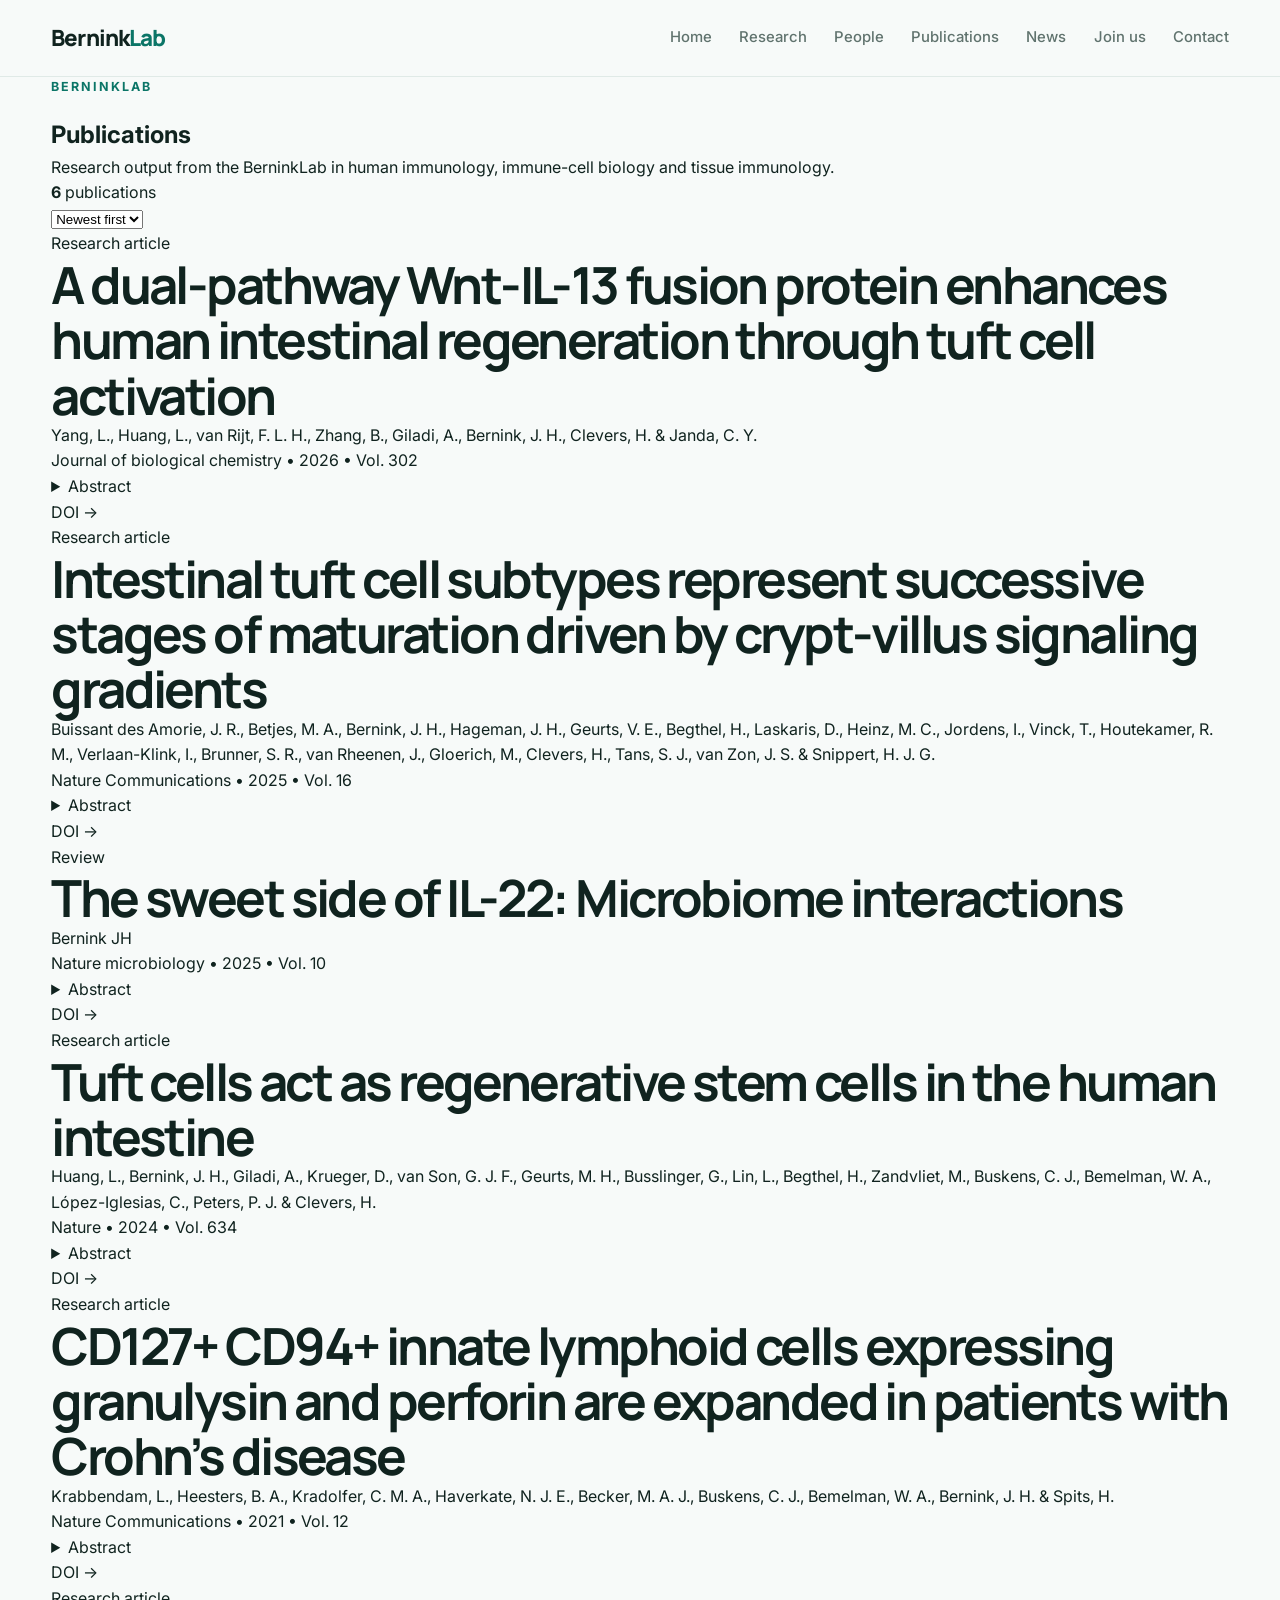
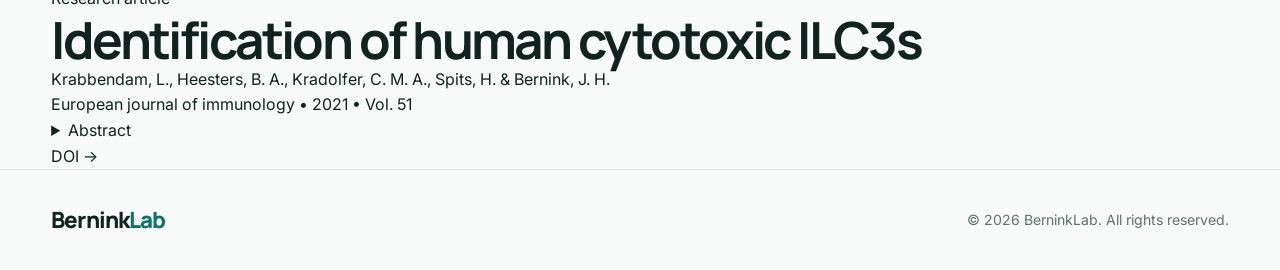
<file: publications.html>
<!DOCTYPE html>
<html lang="en">
<head>
  <meta charset="UTF-8">
  <meta name="viewport" content="width=device-width, initial-scale=1.0">

  <title>Publications | BerninkLab</title>

  <meta
    name="description"
    content="Publications from BerninkLab in human immunology, tissue immunology and immune-cell biology."
  >

  <link rel="preconnect" href="https://fonts.googleapis.com">
  <link rel="preconnect" href="https://fonts.gstatic.com" crossorigin>

  <link
    href="https://fonts.googleapis.com/css2?family=Inter:wght@400;500;600;700&family=Manrope:wght@600;700;800&display=swap"
    rel="stylesheet"
  >

  <link rel="stylesheet" href="styles.css">
</head>

<body>

<header class="site-header">
  <div class="container nav">

    <a href="index.html" class="logo">
      Bernink<span>Lab</span>
    </a>

    <button class="menu-toggle" aria-label="Toggle navigation">
      ☰
    </button>

    <nav class="nav-links">
      <a href="index.html">Home</a>
      <a href="index.html#research">Research</a>
      <a href="index.html#people">People</a>
      <a href="publications.html">Publications</a>
      <a href="index.html#news">News</a>
      <a href="index.html#join">Join us</a>
      <a href="index.html#contact">Contact</a>
    </nav>

  </div>
</header>


<main class="pure-publications">

  <section class="publications-header">
    <div class="container">

      <p class="section-label">BerninkLab</p>

      <h1>Publications</h1>

      <p>
        Research output from the BerninkLab in human immunology,
        immune-cell biology and tissue immunology.
      </p>

    </div>
  </section>


  <section class="publications-browser">

    <div class="container publications-layout">


      <!-- PUBLICATION RESULTS -->

      <div class="publication-results">

        <div class="publication-toolbar">

          <p>
            <strong id="publicationCount">6</strong>
            publications
          </p>

          <select id="publicationSort">
            <option value="newest">Newest first</option>
            <option value="oldest">Oldest first</option>
          </select>

        </div>


        <!-- PAPER 1 -->

        <article
          class="pure-publication"
          data-year="2026"
          data-title="A dual-pathway Wnt-IL-13 fusion protein enhances human intestinal regeneration through tuft cell activation"
        >

          <div class="publication-type">
            Research article
          </div>

          <h2>
            A dual-pathway Wnt-IL-13 fusion protein enhances human intestinal regeneration through tuft cell activation
          </h2>

          <p class="pure-authors">
            Yang, L., Huang, L., van Rijt, F. L. H., Zhang, B., Giladi, A., Bernink, J. H., Clevers, H. & Janda, C. Y.
          </p>

          <p class="pure-journal">
            Journal of biological chemistry
            <span>•</span>
            2026
            <span>•</span>
            Vol. 302
          </p>

          <details class="pure-abstract">

            <summary>Abstract</summary>

            <p>
           Compromised intestinal regenerative responses drive severe inflammatory conditions, such as inflammatory bowel disease and graft-versus-host disease, affecting millions of people worldwide each year. Despite extensive research, effective therapies remain limited, and no curative treatments are currently available. We recently discovered that human intestinal tuft cells promote tissue repair following injury through Wnt and IL-4/IL-13 signaling pathways. Building on this discovery, here, we report the engineering and functional validation of a synthetic Wnt-IL-13 fusion protein that simultaneously activates both the Wnt and IL-4/IL-13 signaling pathways to enhance human intestinal tuft cell activity. Employing human organoid technology, we demonstrate that this therapeutic approach promotes mucosal healing.
            </p>

          </details>

          <div class="publication-actions">

            <a
              href="https://doi.org/10.1016/j.jbc.2026.113187"
              target="_blank"
              rel="noopener noreferrer"
            >
              DOI →
            </a>

         </div>

        </article>


        <!-- PAPER 2 -->

        <article
          class="pure-publication"
          data-year="2025"
          data-title="Intestinal tuft cell subtypes represent successive stages of maturation driven by crypt-villus signaling gradients"
        >

          <div class="publication-type">
            Research article
          </div>

          <h2>
            Intestinal tuft cell subtypes represent successive stages of maturation driven by crypt-villus signaling gradients
          </h2>

          <p class="pure-authors">
            Buissant des Amorie, J. R., Betjes, M. A., Bernink, J. H., Hageman, J. H., Geurts, V. E., Begthel, H., Laskaris, D., Heinz, M. C., Jordens, I., Vinck, T., Houtekamer, R. M., Verlaan-Klink, I., Brunner, S. R., van Rheenen, J., Gloerich, M., Clevers, H., Tans, S. J., van Zon, J. S. & Snippert, H. J. G.
          </p>

          <p class="pure-journal">
            Nature Communications
            <span>•</span>
            2025
            <span>•</span>
            Vol. 16
          </p>

          <details class="pure-abstract">

            <summary>Abstract</summary>

            <p>
              Intestinal tuft cells are epithelial sentinels that trigger host defense upon detection of parasite-derived compounds. While they represent potent targets for immunomodulatory therapies in inflammation-driven intestinal diseases, their functioning and differentiation are poorly understood. Here, we reveal common intermediary transcriptomes among the previously described tuft-1 and tuft-2 subtypes in mouse and human. Tuft cell subtype-specific reporter knock-ins in organoids show that the two subtypes reflect successive post-mitotic maturation stages within the tuft cell lineage. In vitro stimulation with interleukin-4 and 13 is sufficient to fuel the generation of new Nrep+ tuft-1 cells, arising from tuft precursors (tuft-p). Subsequently, changes in crypt-villus signaling gradients, such as BMP, and cholinergic signaling, are required to advance maturation towards Chat+ tuft-2 phenotypes. Functionally, we find chemosensory capacity to increase during maturation. Our tuft subtype-specific reporters and optimized differentiation strategy in organoids provide a platform to study immune-related tuft cell subtypes and their unique chemosensory properties.
            </p>

          </details>

          <div class="publication-actions">

            <a
              href="https://doi.org/10.1038/s41467-025-61878-9"
              target="_blank"
              rel="noopener noreferrer"
            >
              DOI →
            </a>

          </div>

        </article>


        <!-- PAPER 3 -->

        <article
          class="pure-publication"
          data-year="2025"
          data-title="The sweet side of IL-22: Microbiome interactions"
        >

          <div class="publication-type">
            Review
          </div>

          <h2>
            The sweet side of IL-22: Microbiome interactions
          </h2>

          <p class="pure-authors">
            Bernink JH
          </p>

          <p class="pure-journal">
            Nature microbiology
            <span>•</span>
            2025
            <span>•</span>
            Vol. 10
          </p>

          <details class="pure-abstract">

            <summary>Abstract</summary>

            <p>
              Dysbiosis is a harbinger of severe intestinal pathologies driving enhanced susceptibility to colonization by opportunistic pathogens. Type 3 innate lymphoid cell-derived IL-22 harnesses pathogen colonization resistance by regulating the galactosylation status of intestinal epithelial cells.
            </p>

          </details>

          <div class="publication-actions">

            <a
              href="https://doi.org/10.1038/s41564-025-01945-5"
              target="_blank"
              rel="noopener noreferrer"
            >
              DOI →
            </a>

          </div>

        </article>


        <!-- PAPER 4 -->

        <article
          class="pure-publication"
          data-year="2024"
          data-title="Tuft cells act as regenerative stem cells in the human intestine"
        >

          <div class="publication-type">
            Research article
          </div>

          <h2>
            Tuft cells act as regenerative stem cells in the human intestine
          </h2>

          <p class="pure-authors">
            Huang, L., Bernink, J. H., Giladi, A., Krueger, D., van Son, G. J. F., Geurts, M. H., Busslinger, G., Lin, L., Begthel, H., Zandvliet, M., Buskens, C. J., Bemelman, W. A., López-Iglesias, C., Peters, P. J. & Clevers, H.
          </p>

          <p class="pure-journal">
            Nature
            <span>•</span>
            2024
            <span>•</span>
            Vol. 634
          </p>

          <details class="pure-abstract">

            <summary>Abstract</summary>

            <p>
              In mice, intestinal tuft cells have been described as a long-lived, postmitotic cell type. Two distinct subsets have been identified: tuft-1 and tuft-2 (ref. 1). By combining analysis of primary human intestinal resection material and intestinal organoids, we identify four distinct human tuft cell states, two of which overlap with their murine counterparts. We show that tuft cell development depends on the presence of Wnt ligands, and that tuft cell numbers rapidly increase on interleukin-4 (IL-4) and IL-13 exposure, as reported previously in mice2–4. This occurs through proliferation of pre-existing tuft cells, rather than through increased de novo generation from stem cells. Indeed, proliferative tuft cells occur in vivo both in fetal and in adult human intestine. Single mature proliferating tuft cells can form organoids that contain all intestinal epithelial cell types. Unlike stem and progenitor cells, human tuft cells survive irradiation damage and retain the ability to generate all other epithelial cell types. Accordingly, organoids engineered to lack tuft cells fail to recover from radiation-induced damage. Thus, tuft cells represent a damage-induced reserve intestinal stem cell pool in humans.
            </p>

          </details>

          <div class="publication-actions">

            <a
              href="https://doi.org/10.1038/s41586-024-07952-6"
              target="_blank"
              rel="noopener noreferrer"
            >
              DOI →
            </a>

          </div>

        </article>


        <!-- PAPER 5 -->

        <article
          class="pure-publication"
          data-year="2021"
          data-title="CD127+ CD94+ innate lymphoid cells expressing granulysin and perforin are expanded in patients with Crohn’s disease"
        >

          <div class="publication-type">
            Research article
          </div>

          <h2>
            CD127+ CD94+ innate lymphoid cells expressing granulysin and perforin are expanded in patients with Crohn’s disease
          </h2>

          <p class="pure-authors">
            Krabbendam, L., Heesters, B. A., Kradolfer, C. M. A., Haverkate, N. J. E., Becker, M. A. J., Buskens, C. J., Bemelman, W. A., Bernink, J. H. & Spits, H.
          </p>

          <p class="pure-journal">
            Nature Communications
            <span>•</span>
            2021
            <span>•</span>
            Vol. 12
          </p>

          <details class="pure-abstract">

            <summary>Abstract</summary>

            <p>
              Phenotypic definition of helper ILC1 and NK cells is problematic due to overlapping markers. Recently we showed the identification of cytotoxic ILC3s characterized by expression of CD94. Here we analyse CD127+ ILCs and NK cells in intestinal lamina propria from healthy donors and Crohn’s disease patients and identify two populations of CD127+CD94+ ILCs, designated population A and B, that can be distinguished on the expression of CD117, CD18 and cytotoxic molecules. Population B expresses granulysin, a cytotoxic molecule linked to bacterial lysis and/or chemotaxis of monocytes. Granulysin protein is secreted by population B cells upon stimulation with IL-15. Activation of population B in the presence of TGF-β strongly reduces the expression of cytotoxic effector molecules of population B. Strikingly, samples from individuals that suffer from active Crohn’s disease display enhanced frequencies of granulysin-expressing effector CD127+CD94+ ILCs in comparison to controls. Thus this study identifies group 1 ILC populations which accumulate in inflamed intestinal tissue of Crohn’s disease patients and may play a role in the pathology of the disease.
            </p>

          </details>

          <div class="publication-actions">

            <a
              href="https://doi.org/10.1038/s41467-021-26187-x"
              target="_blank"
              rel="noopener noreferrer"
            >
              DOI →
            </a>

          </div>

        </article>


        <!-- PAPER 6 -->

        <article
          class="pure-publication"
          data-year="2021"
          data-title="Identification of human cytotoxic ILC3s"
        >

          <div class="publication-type">
            Research article
          </div>

          <h2>
            Identification of human cytotoxic ILC3s
          </h2>

          <p class="pure-authors">
            Krabbendam, L., Heesters, B. A., Kradolfer, C. M. A., Spits, H. & Bernink, J. H.
          </p>

          <p class="pure-journal">
            European journal of immunology
            <span>•</span>
            2021
            <span>•</span>
            Vol. 51
          </p>

          <details class="pure-abstract">

            <summary>Abstract</summary>

            <p>
              Human ILCs are classically categorized into five subsets; cytotoxic CD127−CD94+ NK cells and non-cytotoxic CD127+CD94−, ILC1s, ILC2s, ILC3s, and LTi cells. Here, we identify a previously unrecognized subset within the CD127+ ILC population, characterized by the expression of the cytotoxic marker CD94. These CD94+ ILCs resemble conventional ILC3s in terms of phenotype, transcriptome, and cytokine production, but are highly cytotoxic. IL-15 was unable to induce differentiation of CD94+ ILCs toward mature NK cells. Instead, CD94+ ILCs retained RORγt, CD127 and CD200R1 expression and produced IL-22 in response to IL-15. Culturing non-cytotoxic ILC3s with IL-12 induced upregulation of CD94 and cytotoxic activity, effects that were not observed with IL-15 stimulation. Thus, human helper ILCs can acquire a cytotoxic program without differentiating into NK cells.
            </p>

          </details>

          <div class="publication-actions">

            <a
              href="https://doi.org/10.1002/eji.202048696"
              target="_blank"
              rel="noopener noreferrer"
            >
              DOI →
            </a>

          </div>

        </article>

      </div>

    </div>

  </section>

</main>


<footer>

  <div class="container footer-inner">

    <a href="index.html" class="logo">
      Bernink<span>Lab</span>
    </a>

    <p>
      © <span id="year"></span> BerninkLab.
      All rights reserved.
    </p>

  </div>

</footer>


<script src="script.js"></script>

<script>

const searchInput = document.getElementById("publicationSearch");
const yearFilters = document.querySelectorAll(".year-filter");
const publications = document.querySelectorAll(".pure-publication");
const publicationCount = document.getElementById("publicationCount");

function filterPublications() {

  const search =
    searchInput.value.toLowerCase();

  const selectedYears =
    [...yearFilters]
      .filter(filter => filter.checked)
      .map(filter => filter.value);

  let visibleCount = 0;

  publications.forEach(publication => {

    const text =
      publication.innerText.toLowerCase();

    const year =
      publication.dataset.year;

    const matchesSearch =
      text.includes(search);

    const matchesYear =
      selectedYears.length === 0 ||
      selectedYears.includes(year);

    if (matchesSearch && matchesYear) {
      publication.style.display = "block";
      visibleCount++;
    } else {
      publication.style.display = "none";
    }

  });

  publicationCount.textContent = visibleCount;
}

searchInput.addEventListener(
  "input",
  filterPublications
);

yearFilters.forEach(filter => {
  filter.addEventListener(
    "change",
    filterPublications
  );
});

</script>

</body>
</html>
</file>
<file: styles.css>
/* styles.css */

:root {
  --background: #f7faf9;
  --surface: #ffffff;
  --text: #10231f;
  --muted: #60736e;
  --accent: #0b7567;
  --accent-dark: #07584f;
  --accent-light: #dff2ee;
  --border: #dbe7e3;
  --max-width: 1180px;
}

* {
  box-sizing: border-box;
  margin: 0;
  padding: 0;
}

html {
  scroll-behavior: smooth;
}

body {
  font-family: "Inter", sans-serif;
  color: var(--text);
  background: var(--background);
  line-height: 1.6;
}

a {
  color: inherit;
  text-decoration: none;
}

.container {
  width: min(92%, var(--max-width));
  margin: 0 auto;
}

.site-header {
  position: sticky;
  top: 0;
  z-index: 1000;
  background: rgba(247, 250, 249, 0.92);
  backdrop-filter: blur(16px);
  border-bottom: 1px solid rgba(219, 231, 227, 0.8);
}

.nav {
  min-height: 76px;
  display: flex;
  align-items: center;
  justify-content: space-between;
}

.logo {
  font-family: "Manrope", sans-serif;
  font-size: 1.4rem;
  font-weight: 800;
  letter-spacing: -0.04em;
}

.logo span {
  color: var(--accent);
}

.nav-links {
  display: flex;
  gap: 1.7rem;
  align-items: center;
}

.nav-links a {
  color: var(--muted);
  font-size: 0.93rem;
  font-weight: 500;
  transition: 0.2s ease;
}

.nav-links a:hover {
  color: var(--accent);
}

.menu-toggle {
  display: none;
  border: 0;
  background: transparent;
  color: var(--text);
  font-size: 1.5rem;
  cursor: pointer;
}

.hero {
  padding: 7rem 0 6rem;
  overflow: hidden;
}

.hero-grid {
  display: grid;
  grid-template-columns: 1.05fr 0.95fr;
  gap: 4rem;
  align-items: center;
}

.eyebrow,
.section-label {
  color: var(--accent);
  font-size: 0.78rem;
  font-weight: 700;
  letter-spacing: 0.16em;
  text-transform: uppercase;
  margin-bottom: 1.2rem;
}

.hero h1,
h2,
h3 {
  font-family: "Manrope", sans-serif;
}

.hero h1 {
  font-size: clamp(3.2rem, 7vw, 6.2rem);
  line-height: 0.98;
  letter-spacing: -0.065em;
  max-width: 800px;
}

.hero h1 span {
  color: var(--accent);
  display: block;
}

.hero-text {
  margin-top: 2rem;
  max-width: 670px;
  font-size: 1.12rem;
  color: var(--muted);
}

.hero-actions {
  display: flex;
  flex-wrap: wrap;
  gap: 1rem;
  margin-top: 2.4rem;
}

.button {
  display: inline-flex;
  align-items: center;
  justify-content: center;
  border-radius: 999px;
  padding: 0.9rem 1.4rem;
  font-weight: 600;
  transition: 0.2s ease;
}

.button.primary {
  color: white;
  background: var(--accent);
}

.button.primary:hover {
  background: var(--accent-dark);
  transform: translateY(-2px);
}

.button.secondary {
  background: var(--surface);
  border: 1px solid var(--border);
}

.button.secondary:hover {
  border-color: var(--accent);
}

.hero-visual {
  position: relative;
  min-height: 500px;
  border-radius: 40px;
  overflow: hidden;
  background:
    radial-gradient(circle at 20% 20%, #d6f3ec, transparent 40%),
    radial-gradient(circle at 80% 70%, #b9dfd8, transparent 40%),
    #eaf4f1;
}

.cell {
  position: absolute;
  border-radius: 50%;
  border: 18px solid rgba(255,255,255,0.55);
  background:
    radial-gradient(circle at 35% 35%, rgba(255,255,255,0.95), transparent 20%),
    radial-gradient(circle, #4da393, #16766a);
  box-shadow: 0 30px 80px rgba(16, 83, 73, 0.2);
}

.cell-one {
  width: 190px;
  height: 190px;
  top: 70px;
  right: 80px;
}

.cell-two {
  width: 125px;
  height: 125px;
  top: 225px;
  left: 50px;
}

.cell-three {
  width: 85px;
  height: 85px;
  top: 70px;
  left: 100px;
}

.cell-four {
  width: 70px;
  height: 70px;
  bottom: 70px;
  right: 60px;
}

.hero-card {
  position: absolute;
  left: 35px;
  right: 35px;
  bottom: 35px;
  padding: 1.6rem;
  border-radius: 24px;
  background: rgba(255, 255, 255, 0.88);
  backdrop-filter: blur(12px);
}

.hero-card-label {
  display: block;
  color: var(--accent);
  font-size: 0.75rem;
  font-weight: 700;
  text-transform: uppercase;
  letter-spacing: 0.12em;
  margin-bottom: 0.3rem;
}

.hero-card strong {
  font-family: "Manrope", sans-serif;
  font-size: 1.25rem;
}

.hero-card p {
  color: var(--muted);
  margin-top: 0.5rem;
}

.section {
  padding: 6rem 0;
}

.intro {
  background: var(--surface);
}

.intro-grid,
.contact-grid {
  display: grid;
  grid-template-columns: 0.9fr 1.1fr;
  gap: 5rem;
}

h2 {
  font-size: clamp(2.3rem, 4vw, 4rem);
  line-height: 1.08;
  letter-spacing: -0.05em;
}

.intro-grid > div:last-child {
  color: var(--muted);
  font-size: 1.08rem;
}

.intro-grid > div:last-child p + p {
  margin-top: 1.2rem;
}

.section-heading {
  display: flex;
  justify-content: space-between;
  gap: 4rem;
  align-items: end;
  margin-bottom: 3rem;
}

.section-heading > p {
  max-width: 520px;
  color: var(--muted);
}

.card-grid {
  display: grid;
  grid-template-columns: repeat(4, 1fr);
  gap: 1.2rem;
}

.research-card,
.news-card {
  background: var(--surface);
  border: 1px solid var(--border);
  border-radius: 24px;
  padding: 2rem;
}

.card-number {
  display: inline-block;
  color: var(--accent);
  font-size: 0.8rem;
  font-weight: 700;
  margin-bottom: 3rem;
}

.research-card h3,
.news-card h3 {
  font-size: 1.3rem;
  margin-bottom: 0.75rem;
}

.research-card p,
.news-card p {
  color: var(--muted);
}

.people-section {
  background: var(--surface);
}

.people-grid {
  display: grid;
  grid-template-columns: repeat(4, 1fr);
  gap: 1.5rem;
}

.person-card {
  border: 1px solid var(--border);
  border-radius: 26px;
  overflow: hidden;
  background: var(--background);
}

.person-photo {
  width: 100%;
  height: 300px;
  object-fit: cover;
  object-position: center;
  display: block;
}

.placeholder-photo {
  background:
    radial-gradient(circle at 40% 35%, #ffffff, transparent 16%),
    linear-gradient(135deg, #dff2ee, #a9d6ce);
  font-family: "Manrope", sans-serif;
  font-size: 3rem;
  font-weight: 800;
  color: var(--accent);
}

.person-info {
  padding: 1.5rem;
}

.person-info h3 {
  font-size: 1.25rem;
}

.role {
  color: var(--accent);
  font-weight: 600;
  margin: 0.3rem 0 0.8rem;
}

.person-info p:last-child {
  color: var(--muted);
}

.publication-list {
  border-top: 1px solid var(--border);
}

.publication {
  display: grid;
  grid-template-columns: 100px 1fr;
  gap: 1.5rem;
  padding: 2rem 0;
  border-bottom: 1px solid var(--border);
}

.pub-year {
  color: var(--accent);
  font-weight: 700;
}

.publication h3 {
  font-size: 1.2rem;
  margin-bottom: 0.35rem;
}

.publication p {
  color: var(--muted);
}

.publication a {
  display: inline-block;
  margin-top: 0.75rem;
  color: var(--accent);
  font-weight: 600;
}

.news-section {
  background: var(--surface);
}

.news-grid {
  display: grid;
  grid-template-columns: repeat(3, 1fr);
  gap: 1.5rem;
}

.news-date {
  color: var(--accent);
  display: block;
  font-size: 0.83rem;
  font-weight: 600;
  margin-bottom: 2.5rem;
}

.join-box {
  background: var(--text);
  color: white;
  padding: 4rem;
  border-radius: 36px;
  display: flex;
  gap: 3rem;
  align-items: center;
  justify-content: space-between;
}

.join-box p:not(.section-label) {
  max-width: 700px;
  color: #cbd8d5;
  margin-top: 1rem;
}

.contact-section {
  background: var(--surface);
}

.contact-grid > div:first-child p:last-child {
  color: var(--muted);
  margin-top: 1rem;
  max-width: 500px;
}

.contact-details {
  display: grid;
  grid-template-columns: 1fr 1fr;
  gap: 2rem;
}

.contact-details div {
  padding-bottom: 1.4rem;
  border-bottom: 1px solid var(--border);
}

.contact-details span {
  display: block;
  color: var(--muted);
  font-size: 0.85rem;
  margin-bottom: 0.35rem;
}

.contact-details a {
  color: var(--accent);
  font-weight: 600;
}

footer {
  padding: 2rem 0;
  border-top: 1px solid var(--border);
}

.footer-inner {
  display: flex;
  justify-content: space-between;
  gap: 2rem;
  align-items: center;
}

.footer-inner p {
  color: var(--muted);
  font-size: 0.88rem;
}

@media (max-width: 950px) {
  .hero-grid,
  .intro-grid,
  .contact-grid {
    grid-template-columns: 1fr;
  }

  .hero-visual {
    min-height: 420px;
  }

  .card-grid {
    grid-template-columns: 1fr 1fr;
  }

  .people-grid [
    grid-template-columns: repeat(2,1fr);
  },
  .news-grid {
    grid-template-columns: 1fr 1fr;
  }

  .section-heading {
    align-items: flex-start;
    flex-direction: column;
    gap: 1rem;
  }
}

@media (max-width: 720px) {
  .menu-toggle {
    display: block;
  }

  .nav-links {
    position: absolute;
    top: 76px;
    left: 0;
    right: 0;
    display: none;
    flex-direction: column;
    align-items: flex-start;
    padding: 1.5rem 4%;
    background: var(--surface);
    border-bottom: 1px solid var(--border);
  }

  .nav-links.open {
    display: flex;
  }

  .hero {
    padding-top: 4.5rem;
  }

  .hero h1 {
    font-size: 3.5rem;
  }

  .card-grid,
  .people-grid {
    grid-template-columns: 1fr;
  },
  .news-grid,
  .contact-details {
    grid-template-columns: 1fr;
  }

  .join-box {
    padding: 2.3rem;
    align-items: flex-start;
    flex-direction: column;
  }

  .publication {
    grid-template-columns: 1fr;
    gap: 0.5rem;
  }

  .footer-inner {
    align-items: flex-start;
    flex-direction: column;
  }
}
.video-hero {
  position: relative;
  overflow: hidden;
  min-height: 500px;
  border-radius: 40px;
  background: #0d2622;
}

.hero-video {
  position: absolute;
  inset: 0;
  width: 100%;
  height: 100%;
  object-fit: cover;
}

.hero-video-overlay {
  position: absolute;
  inset: 0;
  background: linear-gradient(
    to bottom,
    rgba(0, 0, 0, 0.05),
    rgba(0, 0, 0, 0.25)
  );
}

.video-hero .hero-card {
  z-index: 2;
}

.publications-page {
  padding: 7rem 0;
}

.publications-page h1 {
  font-family: "Manrope", sans-serif;
  font-size: clamp(3rem, 6vw, 5.5rem);
  line-height: 1;
  letter-spacing: -0.06em;
}

.publications-intro {
  max-width: 700px;
  margin-top: 1.5rem;
  margin-bottom: 5rem;
  color: var(--muted);
  font-size: 1.1rem;
}

.publication-year {
  margin-bottom: 5rem;
}

.publication-year > h2 {
  color: var(--accent);
  font-size: 2rem;
  padding-bottom: 1rem;
  border-bottom: 2px solid var(--accent);
}

.publication-full {
  padding: 2rem 0;
  border-bottom: 1px solid var(--border);
}

.publication-full h3 {
  max-width: 900px;
  font-size: 1.3rem;
  margin-bottom: 0.7rem;
}

.publication-authors {
  color: var(--text);
}

.publication-journal {
  color: var(--muted);
  font-style: italic;
  margin-top: 0.2rem;
}

.abstract {
  max-width: 900px;
  margin-top: 1.3rem;
}

.abstract summary {
  color: var(--accent);
  font-weight: 600;
  cursor: pointer;
}

.abstract p {
  margin-top: 1rem;
  color: var(--muted);
  line-height: 1.75;
}

.publication-link {
  display: inline-block;
  margin-top: 1.3rem;
  color: var(--accent);
  font-weight: 600;
}
.all-publications-button {
  margin-top: 4.5rem;
}
/* ---------------------------------
   PUBLICATIONS DATABASE PAGE
---------------------------------- */

.pure-publications {
  background: #f7faf9;
}

.publications-header {
  padding: 6rem 0 4rem;
  background: var(--surface);
  border-bottom: 1px solid var(--border);
}

.publications-header h1 {
  font-family: "Manrope", sans-serif;
  font-size: clamp(3rem, 6vw, 5.5rem);
  line-height: 1;
  letter-spacing: -0.06em;
}

.publications-header > .container > p:last-child {
  max-width: 700px;
  margin-top: 1.5rem;
  color: var(--muted);
  font-size: 1.08rem;
}


.publications-browser {
  padding: 4rem 0 7rem;
}

.publications-layout {
  display: grid;
  grid-template-columns: 260px minmax(0, 1fr);
  gap: 4rem;
  align-items: start;
}


/* Sidebar */

.publication-sidebar {
  position: sticky;
  top: 110px;
}

.filter-section {
  padding: 0 0 2rem;
  margin-bottom: 2rem;
  border-bottom: 1px solid var(--border);
}

.filter-section h3 {
  font-size: 1rem;
  margin-bottom: 1rem;
}

.filter-section label {
  display: block;
  margin: 0.65rem 0;
  color: var(--muted);
  font-size: 0.92rem;
  cursor: pointer;
}

.filter-section input[type="checkbox"] {
  margin-right: 0.55rem;
  accent-color: var(--accent);
}

#publicationSearch {
  width: 100%;
  padding: 0.9rem 1rem;
  border: 1px solid var(--border);
  border-radius: 8px;
  background: white;
  font: inherit;
  outline: none;
}

#publicationSearch:focus {
  border-color: var(--accent);
}


/* Toolbar */

.publication-toolbar {
  display: flex;
  justify-content: space-between;
  align-items: center;
  gap: 2rem;
  padding-bottom: 1.5rem;
  border-bottom: 1px solid var(--border);
}

.publication-toolbar p {
  color: var(--muted);
}

.publication-toolbar strong {
  color: var(--text);
}

.publication-toolbar select {
  padding: 0.7rem 2.5rem 0.7rem 0.9rem;
  border: 1px solid var(--border);
  border-radius: 7px;
  background: white;
  font: inherit;
}


/* Publications */

.pure-publication {
  padding: 2.2rem 0;
  border-bottom: 1px solid var(--border);
}

.publication-type {
  margin-bottom: 0.65rem;
  color: var(--accent);
  font-size: 0.77rem;
  font-weight: 700;
  letter-spacing: 0.08em;
  text-transform: uppercase;
}

.pure-publication h2 {
  max-width: 850px;
  font-size: 1.35rem;
  line-height: 1.35;
  letter-spacing: -0.025em;
  margin-bottom: 0.75rem;
}

.pure-authors {
  color: var(--text);
  margin-bottom: 0.35rem;
}

.pure-journal {
  color: var(--muted);
  font-size: 0.92rem;
}

.pure-journal span {
  margin: 0 0.4rem;
  color: #a5b4b0;
}


/* Abstract */

.pure-abstract {
  max-width: 850px;
  margin-top: 1.2rem;
}

.pure-abstract summary {
  cursor: pointer;
  color: var(--accent);
  font-weight: 600;
  font-size: 0.92rem;
}

.pure-abstract p {
  margin-top: 1rem;
  color: var(--muted);
  line-height: 1.75;
}


/* Links */

.publication-actions {
  display: flex;
  flex-wrap: wrap;
  gap: 1.4rem;
  margin-top: 1.25rem;
}

.publication-actions a {
  color: var(--accent);
  font-weight: 600;
  font-size: 0.92rem;
}

.publication-actions a:hover {
  text-decoration: underline;
}


/* Mobile */

@media (max-width: 850px) {

  .publications-layout {
    grid-template-columns: 1fr;
    gap: 2rem;
  }

  .publication-sidebar {
    position: static;
  }

  .filter-section {
    margin-bottom: 1rem;
  }

}

@media (max-width: 600px) {

  .publication-toolbar {
    align-items: flex-start;
    flex-direction: column;
  }

  .publication-toolbar select {
    width: 100%;
  }

}


.publication-link:hover {
  text-decoration: underline;
}
</file>
